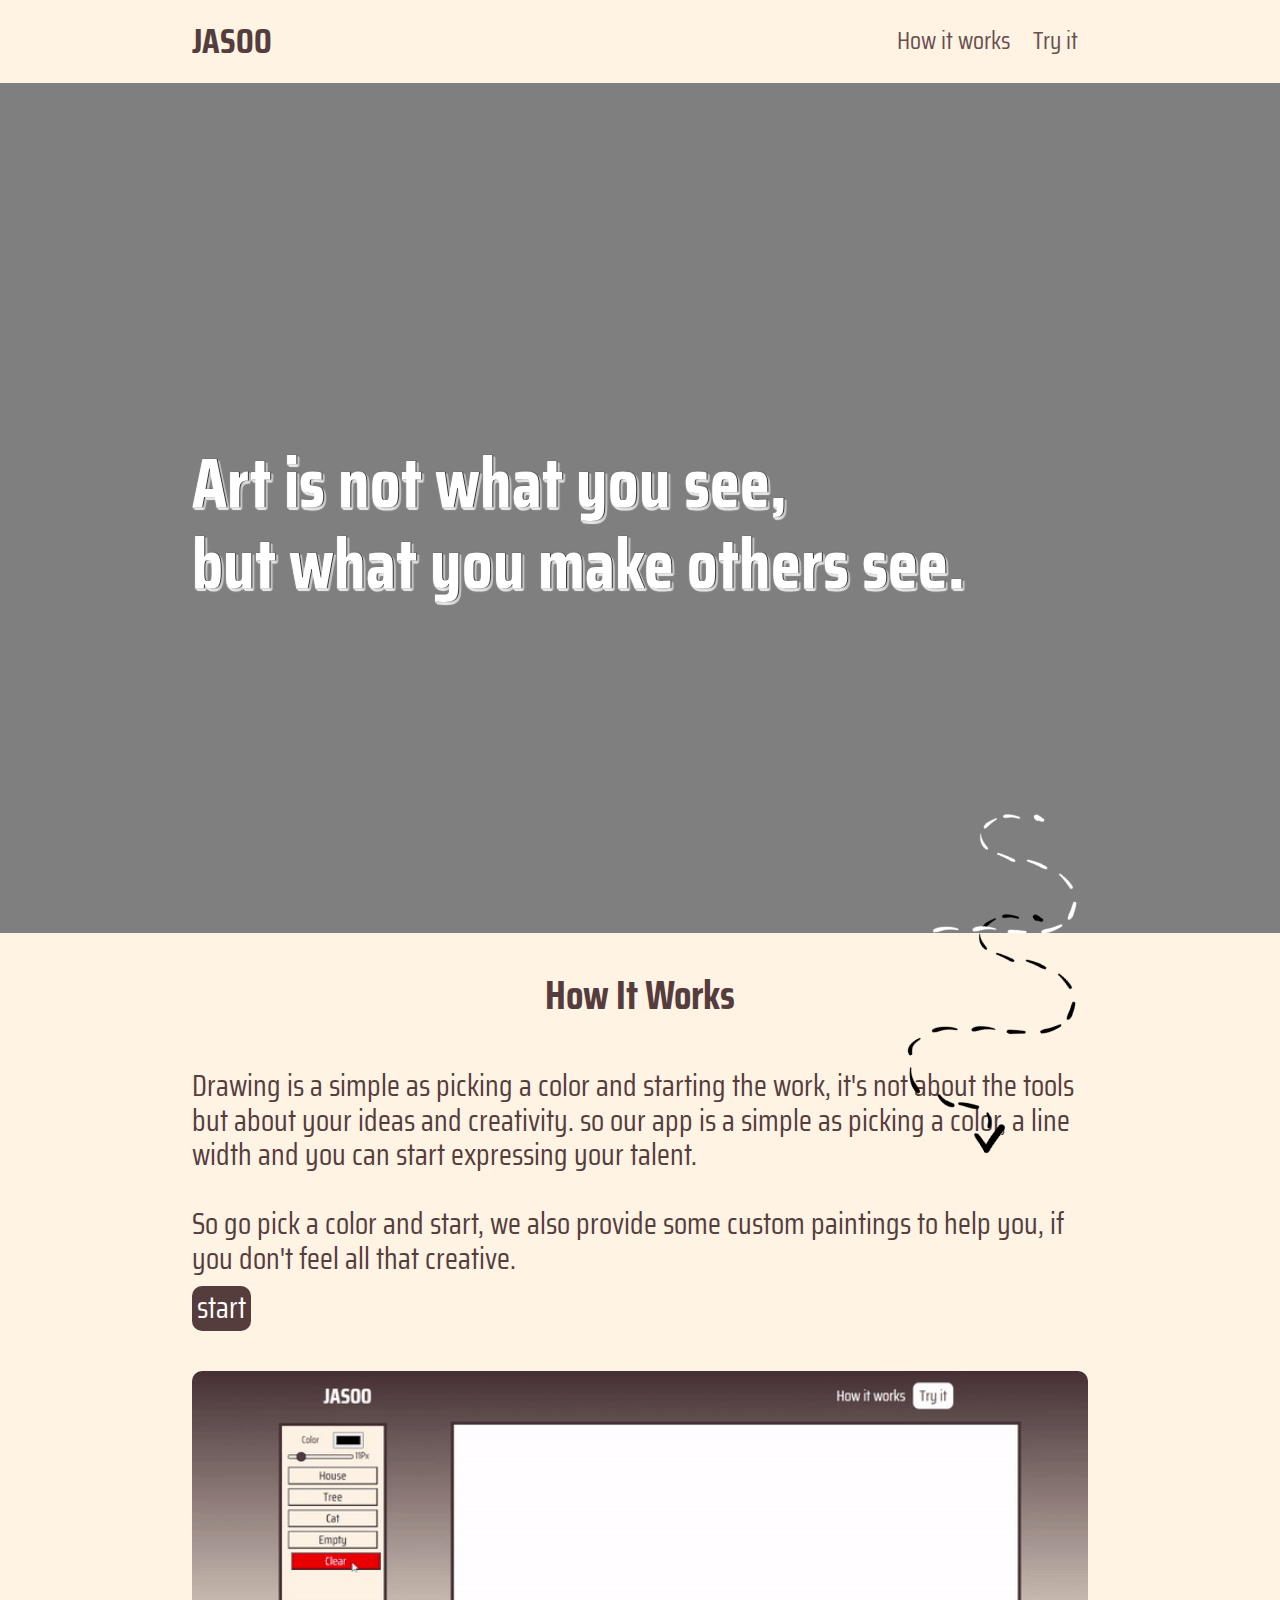
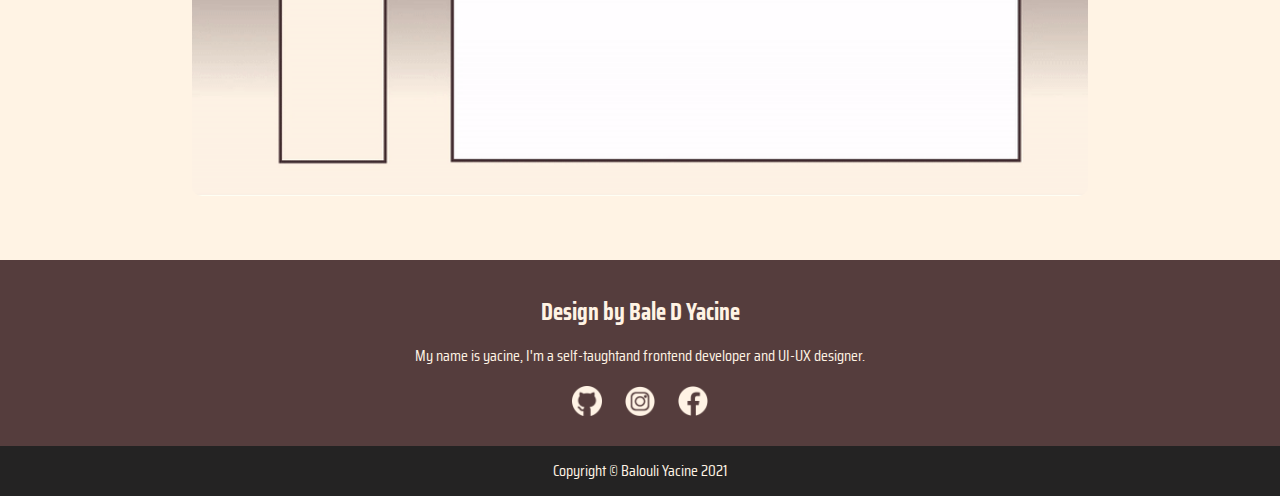
<file: index.html>
<!DOCTYPE html>
<html lang="en">
  <head>
    <meta charset="UTF-8" />
    <meta http-equiv="X-UA-Compatible" content="IE=edge" />
    <meta name="viewport" content="width=device-width, initial-scale=1.0" />
    <title>JASOO</title>
    <link rel="shortcut icon" type="image/png" href="../img/favicon-32x32.png" />
    <!-- Style  -->
    <link rel="stylesheet" href="./style/normalize.css" />
    <link rel="stylesheet" href="./style/master.css" />
    <!-- Fonts  -->
    <link rel="preconnect" href="https://fonts.googleapis.com" />
    <link rel="preconnect" href="https://fonts.gstatic.com" crossorigin />
    <link
      href="https://fonts.googleapis.com/css2?family=Saira+Condensed:wght@400;500;700&display=swap"
      rel="stylesheet"
    />
  </head>

  <body>
    <!-- Header -->
    <header>
      <h1><a href="./index.html">JASOO</a></h1>
      <div class="navBar">
        <ul class="navItems">
          <li class="navItem"><a href="#howItWork">How it works</a></li>
          <li class="navItem"><a href="./paint.html">Try it</a></li>
        </ul>
      </div>
    </header>

    <!-- Section -->
    <section>
      <h2>
        Art is not what you see,<br />
        but what you make others see.
      </h2>
      <img src="./img/curved-arrow-withe.png" alt="" />
    </section>

    <!-- How It Work  -->
    <div class="howItWork" id="howItWork">
      <img src="./img/curved-arrow-black.png" alt="" />
      <h2>How It Works</h2>
      <div class="howContent">
        <p>
          Drawing is a simple as picking a color and starting the work, it's not
          about the tools but about your ideas and creativity. so our app is a
          simple as picking a color, a line width and you can start expressing
          your talent. <br />
          <br />
          So go pick a color and start, we also provide some custom paintings to
          help you, if you don't feel all that creative.
          <br />
          <a href="./paint.html">start</a>
        </p>
        <img src="./img/gifImg.gif" alt="" />
      </div>
    </div>
    <!-- Footer  -->
    <footer>
      <div>
        <h2>Design by Bale D Yacine</h2>
        <p>
          My name is yacine, I'm a self-taughtand frontend developer and UI-UX
          designer.
        </p>
      </div>
      <div class="social">
        <a href="https://github.com/BalouliYacine" target="_blank">
          <img src="./img/github.png" alt=" Github"
        /></a>
        <a href="https://www.instagram.com/bale_d_yacine/" target="_blank"
          ><img src="./img/instagram.png" alt="Instagram"
        /></a>
        <a href="https://www.facebook.com/bale.yaccine.3/" target="_blank"
          ><img src="./img/facebook.png" alt="Facebook"
        /></a>
      </div>
    </footer>
    <div class="copyR">
      <p>Copyright © Balouli Yacine 2021</p>
    </div>
  </body>
</html>
</file>
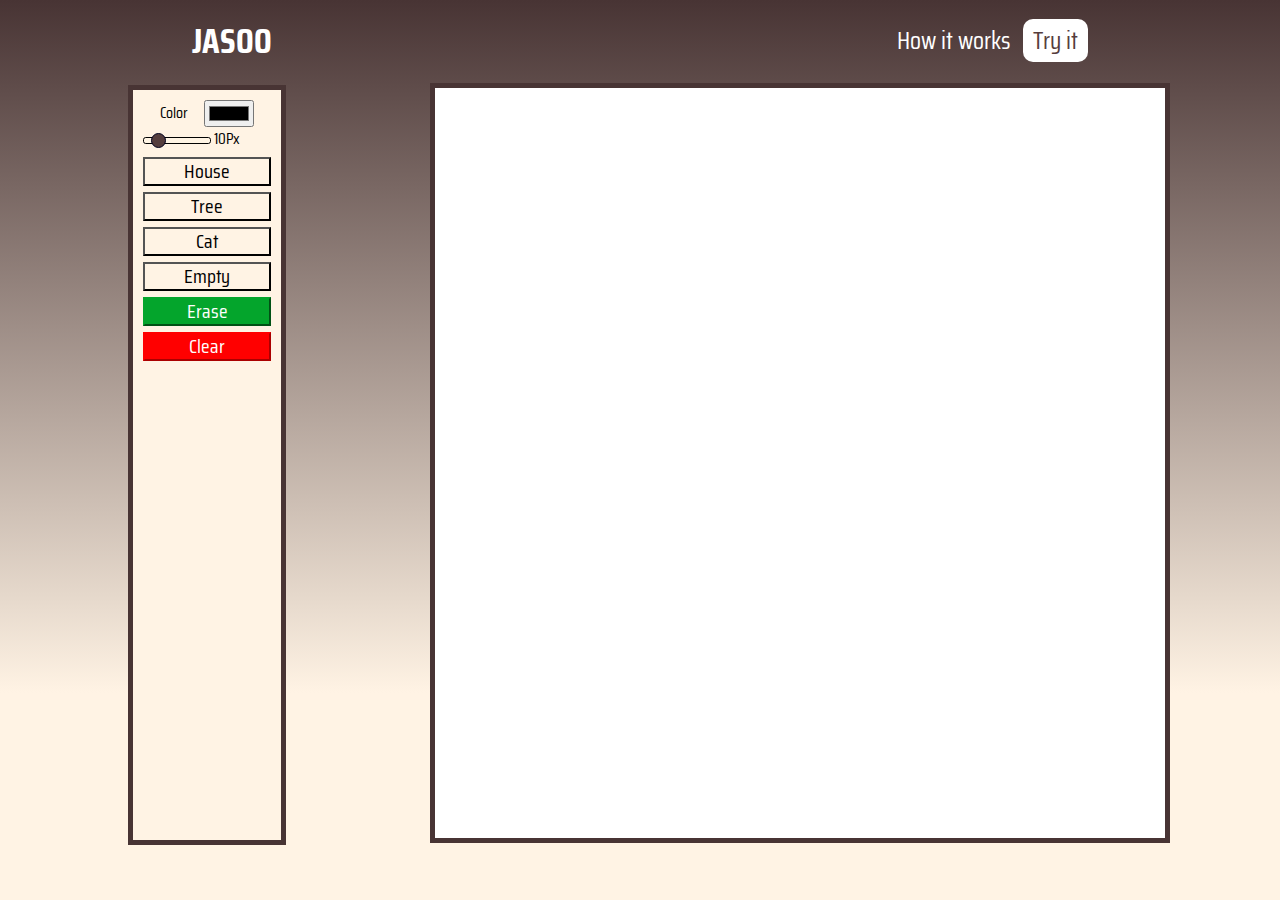
<file: paint.html>
<!DOCTYPE html>
<html lang="en">
  <head>
    <meta charset="UTF-8" />
    <meta http-equiv="X-UA-Compatible" content="IE=edge" />
    <meta name="viewport" content="width=device-width, initial-scale=1.0" />
    <title>JASOO</title>
    <link rel="shortcut icon" type="image/png" href="/img/favicon-32x32.png" />
    <!-- style  -->
    <link rel="stylesheet" href="./style/normalize.css" />
    <link rel="stylesheet" href="./style/master.css" />
    <link rel="stylesheet" href="./style/custum painting.css" />
    <!-- Fonts  -->
    <link rel="preconnect" href="https://fonts.googleapis.com" />
    <link rel="preconnect" href="https://fonts.gstatic.com" crossorigin />
    <link
      href="https://fonts.googleapis.com/css2?family=Saira+Condensed:wght@400;500;700&display=swap"
      rel="stylesheet"
    />
  </head>
  <body>
    <header>
      <h1><a href="./index.html">JASOO</a></h1>
      <div class="navBar">
        <ul class="navItems">
          <li class="navItem">
            <a href="./index.html#howItWork">How it works</a>
          </li>
          <li class="navItem active"><a href="./paint.html">Try it</a></li>
        </ul>
      </div>
    </header>

    <!-- Canvas -->
    <div class="section">
      <div class="void"></div>
      <div class="house"></div>
      <div class="trees"></div>
      <div class="cat"></div>
      <canvas id="canvas"></canvas>
      <!-- Form -->
      <div class="form">
        <div class="coltop">
          <label id="labelColor">Color</label> <input type="color" id="color" />
        </div>
        <div>
          <input type="range" id="range" min="1" max="70" value="10" />
          <label id="label">10</label>Px
        </div>
        <div class="allBtn">
          <button class="btnHouse">House</button>
          <button class="btnTree">Tree</button>
          <button class="btncat">Cat</button>
          <button class="btnBlank">Empty</button>
          <!-- to add -->
          <button class="btnErase">Erase</button>
          <!--  -->
          <button class="btnReset">Clear</button>
        </div>
      </div>
    </div>
    <!-- Js  -->
    <script src="./script/painte.js"></script>
  </body>
</html>
</file>
<file: style/master.css>
body {
  font-family: "Saira Condensed", sans-serif;
  max-width: 100%;
}
/* header */
html {
  scroll-behavior: smooth;
  max-width: 100%;
  overflow-x: hidden;
}
header {
  background-color: #fff3e4;
  padding: 0px 15%;
  display: flex;
  justify-content: space-between;
  align-items: center;
}
header h1 a {
  text-decoration: none;
  font-size: 35px;
  font-weight: 700;
  color: #553d3d;
}
header img {
  width: 80px;
  position: absolute;
  bottom: -40px;
  right: 15%;
  z-index: 5;
  transform: rotate(-40deg);
}
.navItems {
  display: flex;
  justify-content: space-between;
  align-items: center;
  list-style: none;
  padding: 0;
  margin: 0;
}
.navItem a {
  color: #6b4f4f;
  padding: 2px 10px;
  text-decoration: none;
  font-size: 25px;
  border-radius: 10px;
  font-weight: 400;
  margin-left: 3px;
  transition: all 0.15s ease-in-out;
}
.navItem a:hover {
  color: white;
  background-color: #553d3d;
  border-radius: 10px;
}

/* section */
section {
  position: relative;
  padding: 0px 15%;
  height: calc(100vh - 50px);
  background: url(https://cdn.theatlantic.com/thumbor/z_sKglFzlvqh_iaJhhKcGC5DwVw=/6x533:4845x3255/976x549/media/img/mt/2019/05/GettyImages_544228848/original.jpg);
  background-size: cover;
  position: relative;
  overflow: hidden;
}
section img {
  position: absolute;
  bottom: -100px;
  left: 70%;
  z-index: 3;
  width: 200px;
  transform: rotate(60deg);
  transition: all 0.3s ease-in-out;
  animation: mymove 2s infinite alternate ease-in-out;
}
@keyframes mymove {
  from {
    bottom: -100px;
  }
  to {
    bottom: -120px;
  }
}
section::after {
  content: "";
  position: absolute;
  left: 0;
  width: 100%;
  height: 100%;
  background-color: black;
  opacity: 50%;
  z-index: 2;
}
section h2 {
  z-index: 3;
  position: absolute;
  font-size: 70px;
  margin-top: 40vh;
  color: #ffffff;
  text-shadow: 1px 0px 1px #242323, 0px 1px 1px #eeeeee, 2px 1px 1px #cccccc,
    1px 2px 1px #eeeeee, 3px 2px 1px #cccccc, 2px 3px 1px #eeeeee,
    2px 2px 0px rgba(206, 89, 55, 0);
}

/* howItWork */
.howItWork {
  padding: 0px 15%;
  position: relative;
  background-color: #fff3e4;
  color: #553d3d;
  padding-bottom: 5%;
}
.howItWork h2 {
  margin: 0;
  padding: 40px;
  padding-bottom: 20px;
  text-align: center;
  font-size: 40px;
  font-weight: 700;
}
.howItWork img:first-child {
  position: absolute;
  z-index: 1;
  left: 69.9%;
  width: 200px;
  transform: rotate(60deg);
  animation: mymovet 2s infinite alternate ease-in-out;
}
@keyframes mymovet {
  from {
    top: -102px;
  }
  to {
    top: -80px;
  }
}

.howContent {
  display: grid;
  grid-template-columns: repeat(auto-fit, minmax(1fr, 1fr));
  align-items: center;
  justify-content: center;
}
.howContent img {
  width: 100%;
  border-radius: 10px;
}
.howContent p {
  font-size: 30px;
}
.howContent p a {
  color: #ffffff;
  display: inline-block;
  padding: 3px;
  border: 2px solid #553d3d;
  border-radius: 10px;
  margin: 10px 0;
  text-decoration: none;
  background-color: #553d3d;
  transition: all 0.15s ease-in-out;
}
.howContent p a:hover {
  color: #553d3d;
  background-color: #fff3e4;
}

/* footer*/
footer {
  padding: 20px;
  background-color: #553d3d;
  display: flex;
  flex-direction: column;
  justify-content: center;
  align-items: center;
}
footer h2 {
  color: #fff3e4;
  text-align: center;
}
footer p {
  color: #fff3e4;
  text-align: center;
}
.social img {
  width: 30px;
  margin: 5px 10px;
}
.copyR {
  display: flex;
  justify-content: center;
  background-color: #242323;
  color: #fff3e4;
  padding: 0;
}

/* Media Query*/
@media only screen and (max-width: 600px) {
  header {
    padding: 0px 5%;
  }
  .howContent img {
    padding: 0px 5%;
    width: 90%;
  }
  section {
    display: flex;
    align-items: center;
    padding: 0px 15%;
  }
  section h2 {
    font-size: 50px;
    width: 50%;
    margin-top: 20vh;
  }
  section img,
  .howItWork img:first-child {
    display: none;
  }
  .howContent {
    flex-direction: column;
  }
  .howContent p {
    text-align: center;
    font-size: 20px;
  }
}
</file>
<file: style/custum painting.css>
body {
  background: rgb(72, 52, 52);
  background: linear-gradient(
    180deg,
    rgba(72, 52, 52, 1) 0%,
    rgba(255, 243, 228, 1) 77%
  );
  height: 100vh;
}
/* Cancas*/
#canvas {
  border: 5px solid #483434;
  display: block;
  margin-left: 430px;
  position: relative;
  z-index: 4;
}
.void {
  position: absolute;
  background-color: white;
  border: 5px solid #483434;
  width: calc(100% - 550px);
  height: calc(100% - 150px);
  margin-left: 430px;
  z-index: 1;
}
.house {
  position: absolute;
  background: url(../img/kids-colouring-pages.jpg);
  background-size: cover;
  border: 5px solid #483434;
  width: calc(100% - 550px);
  height: calc(100% - 150px);
  margin-left: 430px;
  opacity: 30%;
  z-index: 2;
  display: none;
}
.trees {
  position: absolute;
  background: url(../img/tree.jpg);
  background-size: cover;
  border: 5px solid #483434;
  width: calc(100% - 550px);
  height: calc(100% - 150px);
  margin-left: 430px;
  opacity: 20%;
  z-index: 2;
  display: none;
}
.cat {
  position: absolute;
  background: url(../img/cat.jpg);
  background-size: cover;
  border: 5px solid #483434;
  width: calc(100% - 550px);
  height: calc(100% - 150px);
  margin-left: 430px;
  opacity: 20%;
  z-index: 2;
  display: none;
}
/* Form */
.form {
  position: absolute;
  top: 0;
  left: 10%;
  width: 10%;
  margin-top: 85px;
  background-color: rgba(255, 243, 228, 1);
  border: 5px solid #483434;
  padding: 10px;
  height: calc(100vh - (150px + 20px));
  overflow: hidden;
}
#range {
  margin: 10px 0px;
  width: calc(100% - 60px);
}
.coltop {
  display: flex;
  justify-content: space-evenly;
  align-items: center;
}
/**/
input[type="range"] {
  width: 100%;
  margin: 4.05px 0;
  background-color: transparent;
  -webkit-appearance: none;
}
input[type="range"]:focus {
  outline: none;
}
input[type="range"]::-webkit-slider-runnable-track {
  background: rgba(255, 243, 228, 0.78);
  border: 0.8px solid #010101;
  border-radius: 2.7px;
  width: 100%;
  height: 6.9px;
  cursor: pointer;
}
input[type="range"]::-webkit-slider-thumb {
  margin-top: -4.85px;
  width: 15px;
  height: 15px;
  background: #553d3d;
  border: 1.8px solid #00001e;
  border-radius: 15px;
  cursor: pointer;
  -webkit-appearance: none;
}
input[type="range"]:focus::-webkit-slider-runnable-track {
  background: #fff5e9;
}
input[type="range"]::-moz-range-track {
  background: rgba(255, 243, 228, 0.78);
  border: 0.8px solid #010101;
  border-radius: 2.7px;
  width: 100%;
  height: 6.9px;
  cursor: pointer;
}
input[type="range"]::-moz-range-thumb {
  width: 15px;
  height: 15px;
  background: #553d3d;
  border: 1.8px solid #00001e;
  border-radius: 15px;
  cursor: pointer;
}
input[type="range"]::-ms-track {
  background: transparent;
  border-color: transparent;
  border-width: 4.95px 0;
  color: transparent;
  width: 100%;
  height: 6.9px;
  cursor: pointer;
}
input[type="range"]::-ms-fill-lower {
  background: #fff1df;
  border: 0.8px solid #010101;
  border-radius: 5.4px;
}
input[type="range"]::-ms-fill-upper {
  background: rgba(255, 243, 228, 0.78);
  border: 0.8px solid #010101;
  border-radius: 5.4px;
}
input[type="range"]::-ms-thumb {
  width: 15px;
  height: 15px;
  background: #553d3d;
  border: 1.8px solid #00001e;
  border-radius: 15px;
  cursor: pointer;
  margin-top: 0px;
}
input[type="range"]:focus::-ms-fill-lower {
  background: rgba(255, 243, 228, 0.78);
}
input[type="range"]:focus::-ms-fill-upper {
  background: #fff5e9;
}
@supports (-ms-ime-align: auto) {
  input[type="range"] {
    margin: 0;
  }
}

/* Header */
header {
  background-color: rgba(255, 255, 255, 0);
}
header h1 a {
  color: white;
}
.navItem a {
  color: white;
}
.navItem a:hover {
  background-color: white;
  color: #553d3d;
}
.active a {
  background-color: white;
  color: #553d3d;
}

/* Btn  */
.allBtn {
  display: flex;
  flex-direction: column;
}
.allBtn button {
  transition: all 0.2s ease-in-out;
  margin: 3px 0;
  background-color: transparent;
  font-size: 20px;
}
.allBtn button:hover {
  transform: translateX(5px);
}
/*to add*/
.allBtn button:last-child {
  background-color: red;
  border-color: red;
  color: white;
}
.allBtn button:nth-child(5) {
  background-color: rgb(4, 165, 44);
  border-color: rgb(4, 165, 44);
  color: rgb(255, 255, 255);
}

/* Media Query */
@media (max-width: 1000px) {
  .form {
    left: 0%;
    transform: translateX(-100%);
    overflow: visible;
    transition: all 0.2s ease-in-out;
  }
  .preform {
    position: relative;
  }
  .form::after {
    position: absolute;
    content: "";
    width: 80px;
    height: 80px;
    right: -85px;
    top: 50%;
    transform: translatey(-50%);
    background: url(/img/forward.png);
    background-size: cover;
    right: -65px;
    width: 0;
    height: 0;
    border-top: 60px solid transparent;
    border-bottom: 60px solid transparent;
    border-left: 60px solid #553d3d;
  }
  .form:hover {
    transform: translateX(3%);
    z-index: 5;
  }
  #canvas,
  .void,
  .cat,
  .house,
  .trees {
    margin-left: 100px;
    width: calc(100% - 250px);
  }
}
</file>
